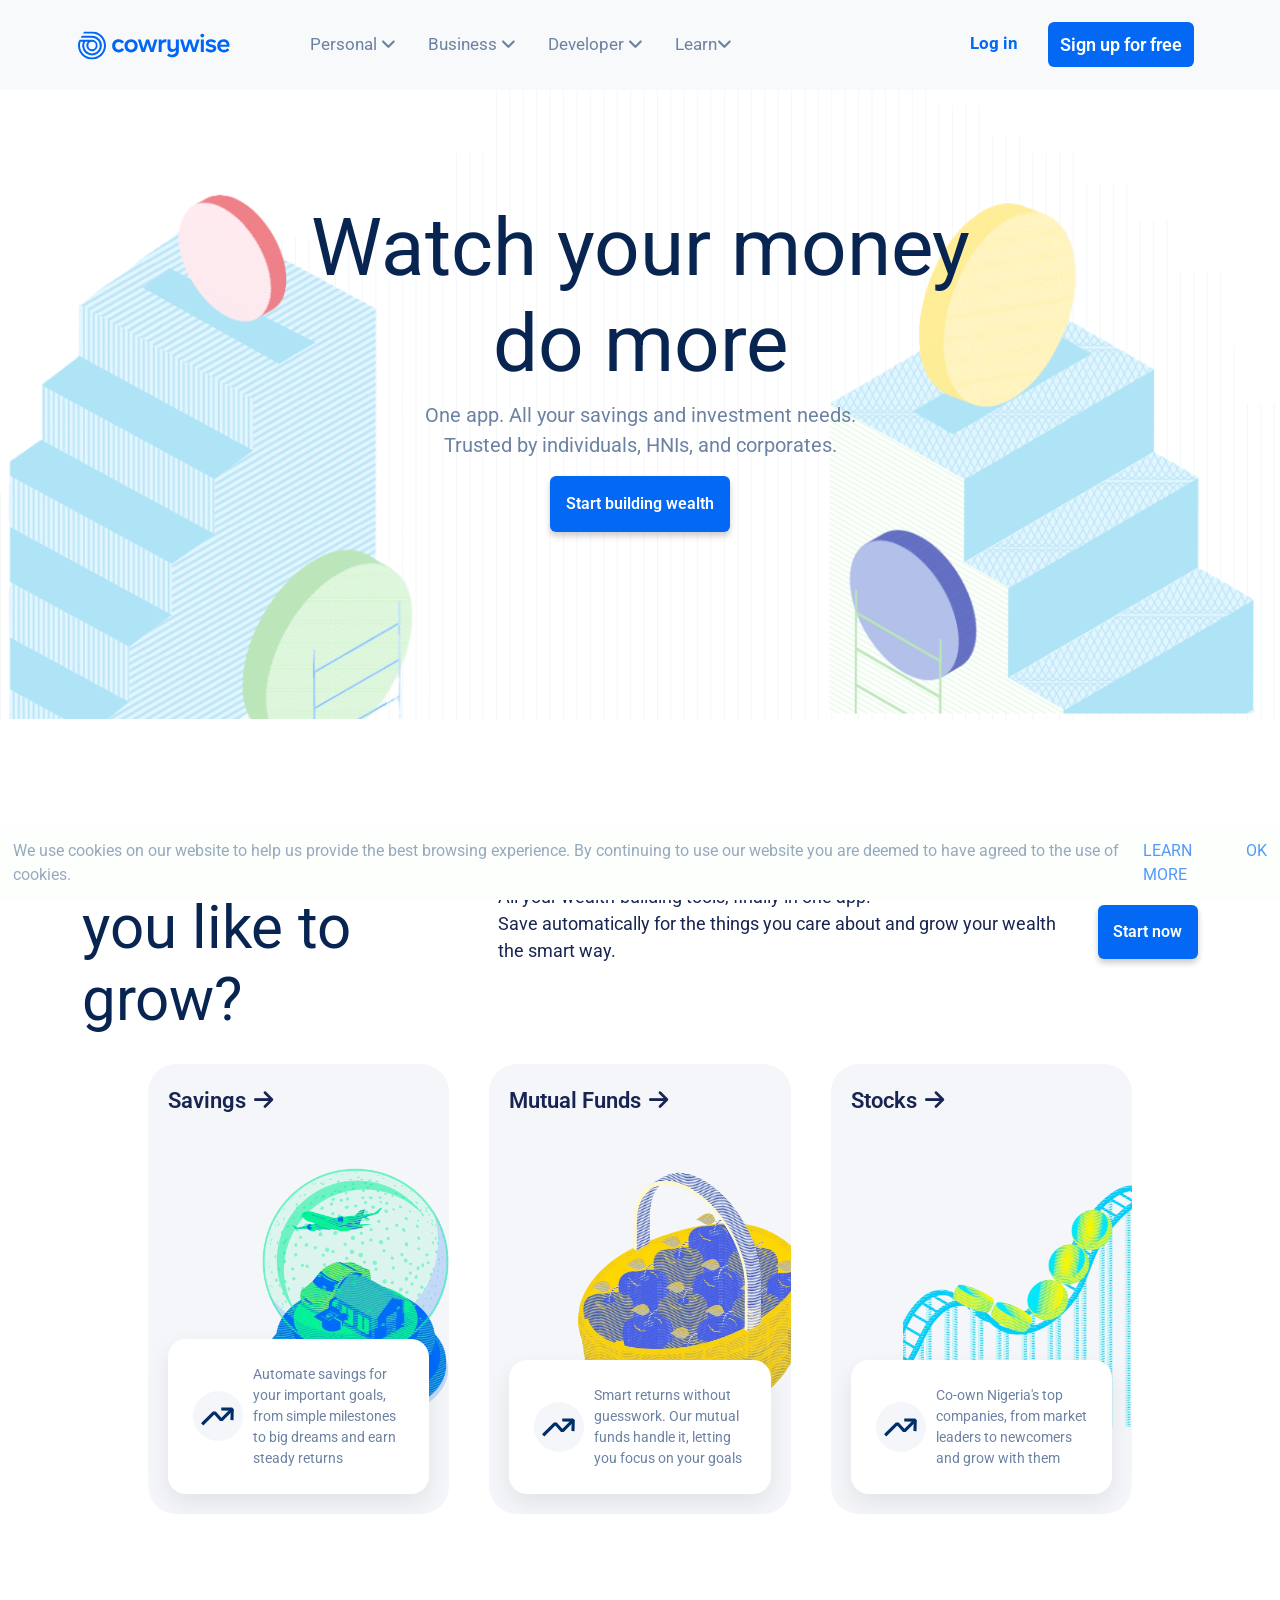
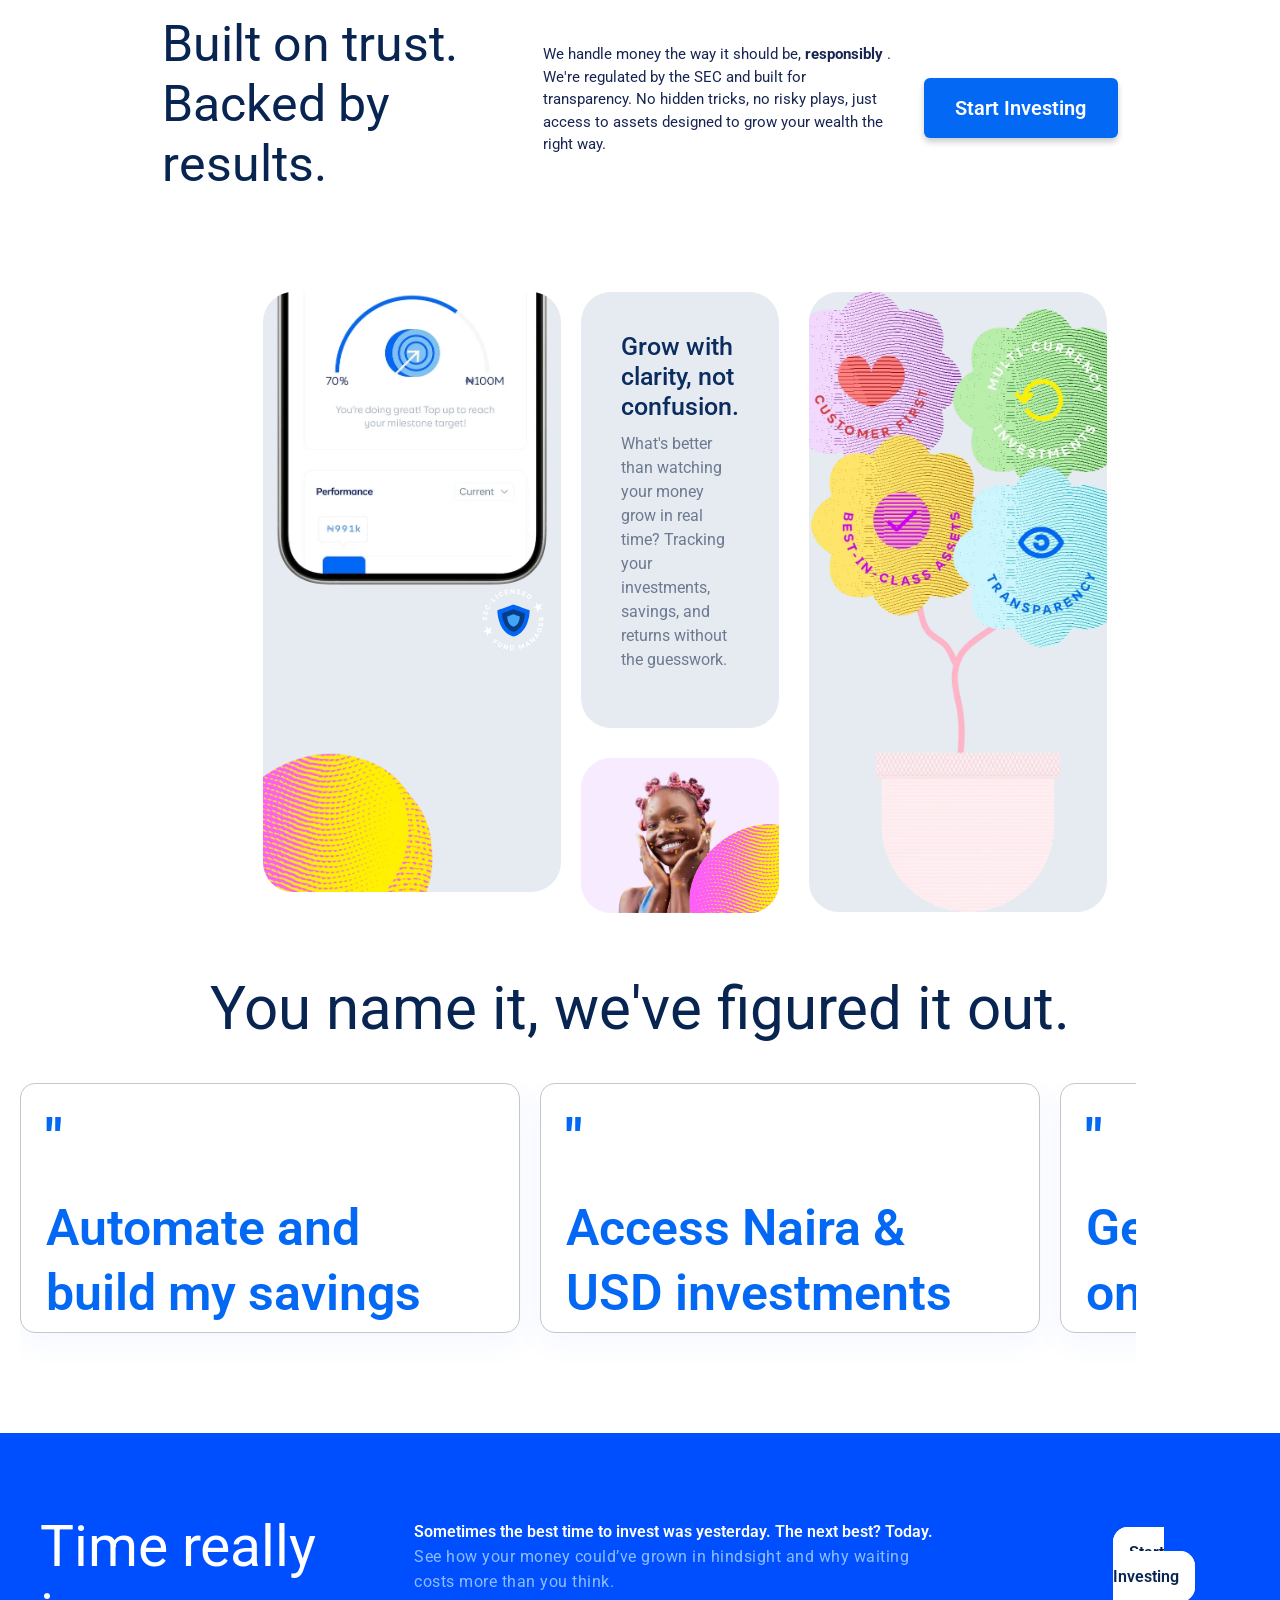
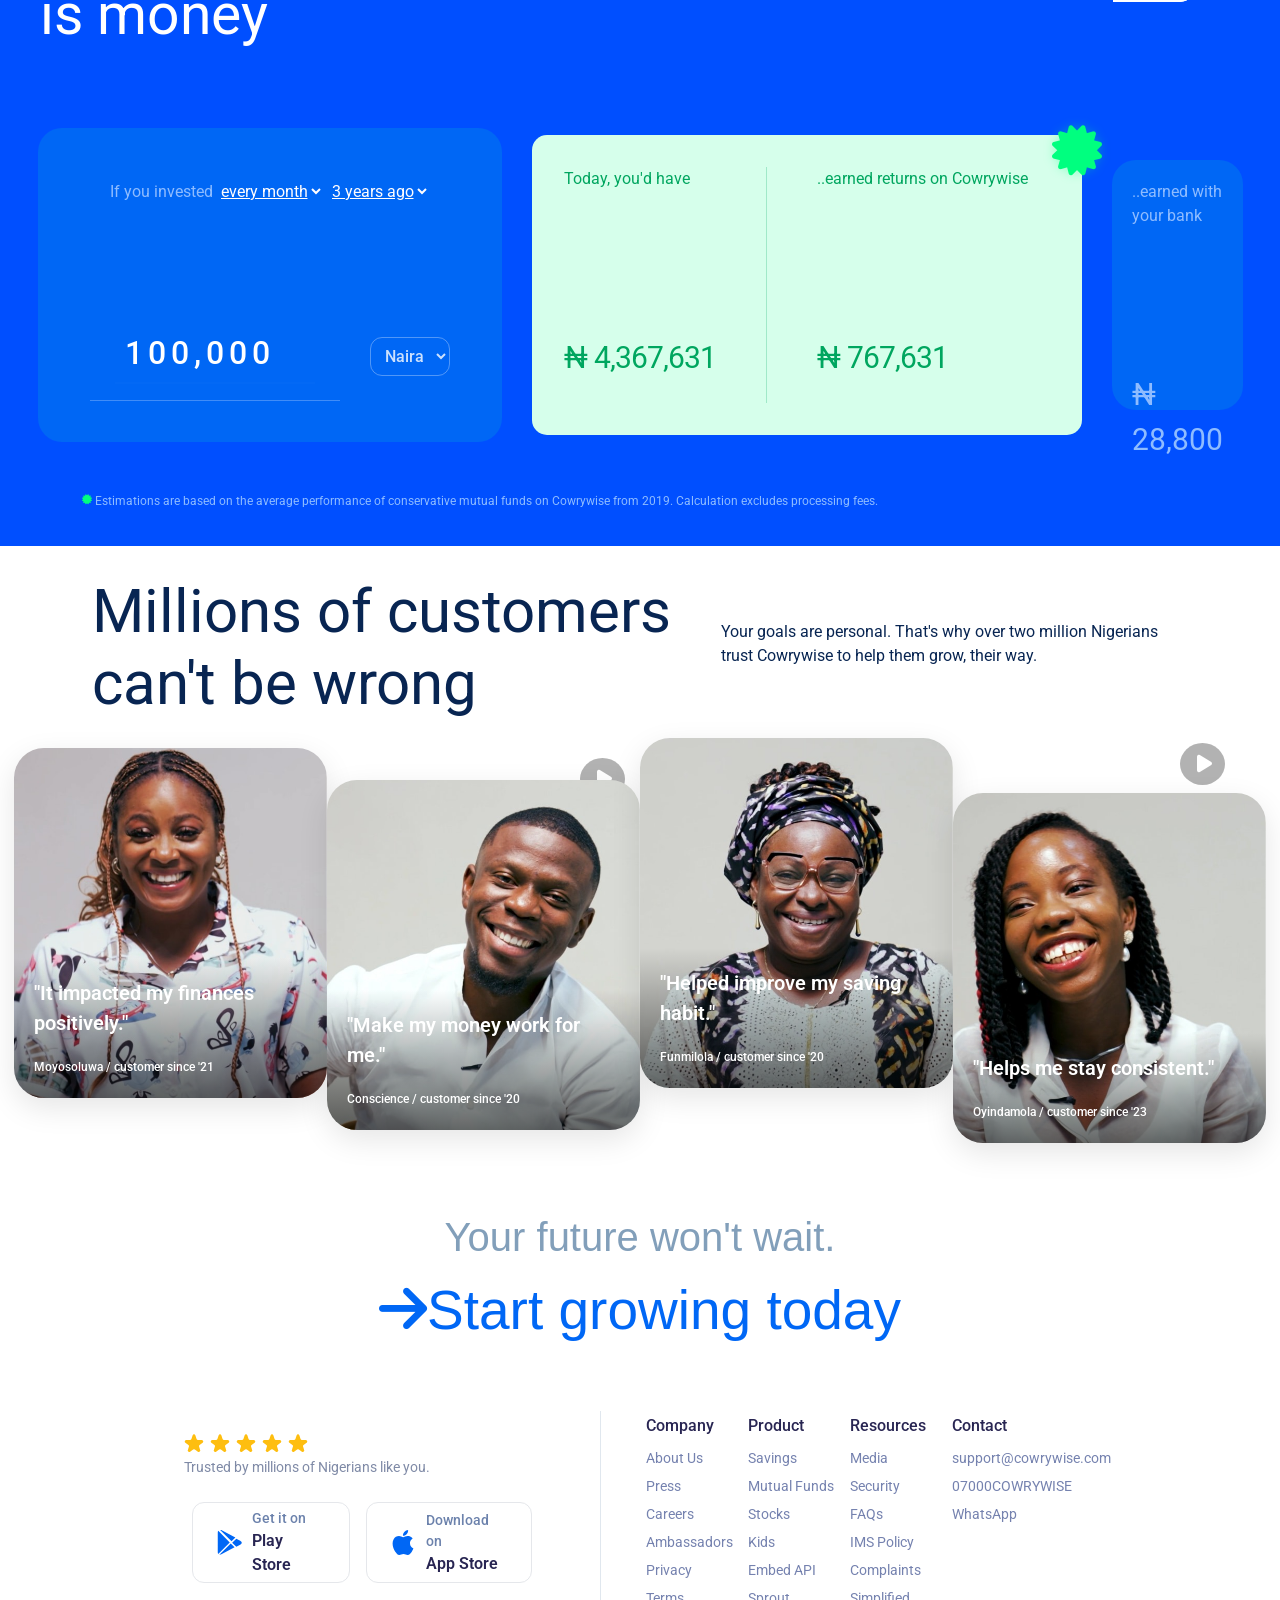
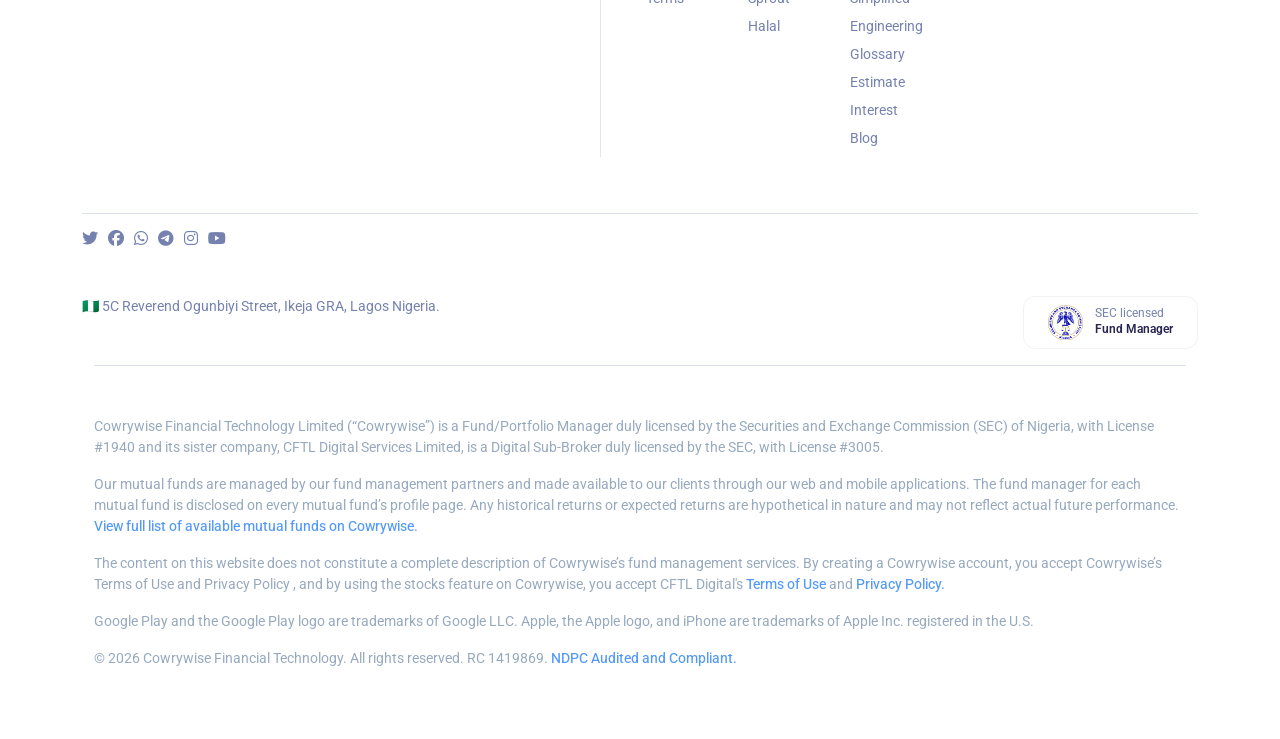
<file: index.html>
<!DOCTYPE html>
<html lang="en">

<head>
    <meta charset="UTF-8">
    <meta name="viewport" content="width=device-width, initial-scale=1.0">
    <title>Plan, Save and Invest Online | Get high returns | Cowrywise</title>
    <link rel="shortcut icon" href="IMAGES/Logo.png" type="image/x-icon">
    <link href="https://fonts.googleapis.com/css2?family=Roboto:ital,wght@0,100..900;1,100..900&display=swap"
        rel="stylesheet">
    <link href="https://fonts.googleapis.com/css2?family=Quicksand:wght@300..700&display=swap" rel="stylesheet">
    <link rel="stylesheet" href="https://cdnjs.cloudflare.com/ajax/libs/font-awesome/6.5.0/css/all.min.css">
    <link href="https://cdn.jsdelivr.net/npm/bootstrap@5.3.8/dist/css/bootstrap.min.css" rel="stylesheet"
        integrity="sha384-sRIl4kxILFvY47J16cr9ZwB07vP4J8+LH7qKQnuqkuIAvNWLzeN8tE5YBujZqJLB" crossorigin="anonymous">
    <script src="https://cdn.jsdelivr.net/npm/bootstrap@5.3.8/dist/js/bootstrap.bundle.min.js"
        integrity="sha384-FKyoEForCGlyvwx9Hj09JcYn3nv7wiPVlz7YYwJrWVcXK/BmnVDxM+D2scQbITxI"
        crossorigin="anonymous"></script>
    <link rel="stylesheet" href="style.css">
</head>

<body>
    <div class="head-header">
        <p>Join the wealthy generation. <a href="#">Click here ↗</a> </p>
    </div>

<nav class="navbar navbar-expand-lg bg-body-tertiary sticky-top">
        <div class="container gap-5 bg-light p-2">
            <a class="navbar-brand" href="#"><img src="IMAGES/original-logo.svg" alt=""></a>

            <button class="navbar-toggler shadow-none border-0" type="button" data-bs-toggle="collapse"
                data-bs-target="#navbarSupportedContent" aria-controls="navbarSupportedContent" aria-expanded="false"
                aria-label="Toggle navigation">
                <span class="navbar-toggler-icon"></span>
            </button>


            <div class="collapse navbar-collapse p-2" id="navbarSupportedContent">
                <ul class="navbar-nav me-auto mb-2 mb-lg-0 gap-3">
                    <li class="nav-item dropdown">
                        <a class="nav-link" href="#" role="button" data-bs-toggle="dropdown" aria-expanded="false">
                            Personal <i class="fa-solid fa-angle-down"></i>
                        </a>
                        <ul class="dropdown-menu" style="width: 600px;">
                            <div class="div" style="display: flex;">

                                <div>
                                    <li><a class="dropdown-item" href="#"><img src="IMAGES/navbar savings.svg" alt=""
                                                width="30px"> Savings</a>
                                        <p class="p-1">Save and earn amazing returns</p>
                                    </li>
                                    <li><a class="dropdown-item" href="#"><img src="IMAGES/mutual funds.svg" alt=""
                                                width="30px"> Mutual Funds</a>
                                        <p class="p-1">Grow your wealth without chasing charts</p>
                                    </li>
                                    <li><a class="dropdown-item" href="#"><img src="IMAGES/stocks.svg" alt=""
                                                width="30px">
                                            Stocks <button class="button-btn">New!</button></a>
                                        <p class="p-1">Own a slice of Nigeria's top companies</p>
                                    </li>

                                </div>
                                <div class="vr"></div>

                                <div>
                                    <li><a class="dropdown-item" href="#">Growth Tools</a>
                                        <p class="p">Estimate your interest</p>
                                        <p class="p">Know your risk appetite</p>
                                        <p class="p">Plan your child's education</p>
                                    </li>
                                </div>
                            </div>
                        </ul>
                    </li>
                    <li class="nav-item dropdown">
                        <a class="nav-link" href="#" role="button" data-bs-toggle="dropdown" aria-expanded="false">
                            Business <i class="fa-solid fa-angle-down"></i>
                        </a>
                        <ul class="dropdown-menu">
                            <li><a class="dropdown-item" href="#"><img src="IMAGES/sprout.svg" alt=""
                                        width="30px">Sprout</a>
                                <p class="p-1">Put your business idle cash to work</p>
                            </li>

                        </ul>
                    </li>
                    <li class="nav-item dropdown">
                        <a class="nav-link" href="#" role="button" data-bs-toggle="dropdown" aria-expanded="false">
                            Developer <i class="fa-solid fa-angle-down"></i>
                        </a>
                        <ul class="dropdown-menu" style="width: 600px;">
                            <div class="div" style="display: flex;">

                                <div>
                                    <li><a class="dropdown-item" href="#"><img src="IMAGES/embed.svg" alt=""
                                                width="30px">
                                            Embed</a>
                                        <p class="p-1">Offer investment services in your app</p>
                                    </li>
                                    <li><a class="dropdown-item" href="#"><img src="IMAGES/docs.svg" alt=""
                                                width="30px">
                                            Docs</a>
                                        <p class="p-1">Read how to integrate the Embed API</p>
                                    </li>
                                    <li>
                                </div>
                                <div class="vr"></div>
                    </li>
                    <div>
                        <li><a class="dropdown-item" href="#">Connect</a>
                            <p class="p">Join Embed on Slack</p>
                        </li>
                    </div>
            </div>
            </ul>
            </li>
            <li class="nav-item dropdown">
                <a class="nav-link" href="#" role="button" data-bs-toggle="dropdown" aria-expanded="false">
                    Learn<i class="fa-solid fa-angle-down"></i>
                </a>
                <ul class="dropdown-menu">
                    <li><a class="dropdown-item" href="#"><img src="IMAGES/glossary.svg" alt="" width="30px">
                            Glossary</a>
                        <p class="p-1">Learn from a curation of simple money terms</p>
                    </li>
                    <li><a class="dropdown-item" href="#"><img src="IMAGES/blog.svg" alt="" width="30px">
                            Blog</a>
                        <p class="p-1">Announcements, articles and stories</p>
                    </li>
                    <li><a class="dropdown-item" href="#"><img src="IMAGES/help center.svg" alt="" width="30px">
                            Help Center</a>
                        <p class="p-1">Everything you need to use Cowrywise</p>
                    </li>
                    <li>

                    </li>

                </ul>
            </li>
            </ul>
            <form class="d-flex" role="search">
                <div class="log-in-a"><a href="login.html">Log in</a></div>
                <div class="create"><a href="createaccount.html">Sign up for free</a></div>
            </form>
        </div>
    </nav>




    <section class="section-1">
        <div class="hero-section">
            <h1>Watch your money <br> do more</h1>
            <p>One app. All your savings and investment needs. <span>Trusted by individuals, HNIs, and
                    corporates.</span></p>
            <a href="createaccount.html">Start building wealth</a>
        </div>
        <div class="bg-2">
            <img src="IMAGES/bg-one.png" alt="" class="bg-two">
        </div>
        <div class="bg-1">
            <img src="IMAGES/bg-two.png" alt="" class="bg-one">
        </div>

    </section>

    <section class="section-2">
        <div class="container">
            <div class="grow">
                <h2>How would you like to grow?</h2>
                <p>All your wealth-building tools, finally in one app. <br> Save automatically for the things you care
                    about
                    and
                    grow your wealth the smart way.</p>
                <a href="#">Start now</a>
            </div>
        </div>

        <div class="cardcovers">
            <div class="cards">
                <div class="header">
                    <span>Savings</span>
                    <span class="arrow"><i class="fa-solid fa-arrow-right"></i></span>
                </div>
                <div class="visual-1">
                    <div class="circle"></div>
                    <img src="IMAGES/house-ball.webp" alt="Illustration">
                </div>
                <div class="floating">
                    <img src="./IMAGES/angle-up-animation.svg" alt="" srcset="">
                    Automate savings for your important goals, from simple milestones to big dreams and earn steady
                    returns
                </div>
            </div>

            <div class="cards">
                <div class="header">
                    <span>Mutual Funds</span>
                    <span class="arrow"><i class="fa-solid fa-arrow-right"></i></span>
                </div>
                <div class="visual-1">
                    <div class="circle"></div>
                    <img src="IMAGES/basket.webp" alt="Illustration">
                </div>
                <div class="floating">
                    <img src="./IMAGES/angle-up-animation.svg" alt="" srcset="">
                    Smart returns without guesswork. Our mutual funds handle it, letting you focus on your goals
                </div>
            </div>

            <div class="cards">
                <div class="header">
                    <span>Stocks</span>
                    <span class="arrow"><i class="fa-solid fa-arrow-right"></i></span>
                </div>
                <div class="visual-1">
                    <div class="circle"></div>
                    <img src="IMAGES/roller.webp" alt="Illustration">
                </div>
                <div class="floating">
                    <img src="./IMAGES/angle-up-animation.svg" alt="" srcset="">
                    Co-own Nigeria's top companies, from market leaders to newcomers and grow with them
                </div>
            </div>
        </div>
    </section>

    <div class="container">

        <section class="section-3">
            <div class="sub-section-3">
                <h2>Built on trust.
                    Backed by results.</h2>
                <p>We handle money the way it should be, <strong>responsibly</strong> . We're regulated by the SEC and
                    built for
                    transparency. No hidden tricks, no risky plays, just access to assets designed to grow your wealth
                    the right way.</p>
                <a href="#">Start Investing</a>
            </div>
        </section>


        <section class="section-4">
            <div class="section-4-container">
                <div class="section-4-layout">
                    <div class="cover-card section-4-left">
                        <div class="phone-wrapper">
                            <img src="IMAGES/Phone.webp" alt="phone-image" class="phone-img">
                            <img src="IMAGES/badgeshield.svg" alt="floating badge" class="floating-badge">
                        </div>
                        <img src="IMAGES/yellow coin.webp" alt="coin" class="left-rotate">
                    </div>

                    <div class="primary-middle">
                        <div class="cover-card primary top">
                            <div class="text">
                                <h2>Grow with clarity,
                                    not confusion.</h2>
                                <p>What's better than watching your money grow in real time? Tracking your investments,
                                    savings, and returns without the guesswork.</p>
                            </div>
                        </div>

                        <div class="cover-card primary bottom">
                            <img src="IMAGES/girl.webp" alt="primary-image" class="primary-img">
                            <img src="IMAGES/yellow coin.webp" alt="coin" class="round">
                        </div>
                    </div>

                    <div class="cover-card right">
                        <img src="IMAGES/flower.webp" alt="flower" class="primary-img">
                    </div>
                </div>
            </div>
        </section>
    </div>


    <section class="section-5">
        <h2 class="section-5-h3">You name it, we've figured it out.</h2>
        <div class="section-5-slide">
            <div class="slider-track">
                <div class="card">
                    <span class="quote">"</span>
                    <h3>Automate and <br>build my savings</h3>
                </div>

                <div class="card">
                    <span class="quote">"</span>
                    <h3>Access Naira &<br>USD investments</h3>
                </div>

                <div class="card">
                    <span class="quote">"</span>
                    <h3>Get better returns <br>on my money</h3>
                </div>

                <div class="card">
                    <span class="quote">"</span>
                    <h3>Invest my <br>business cash</h3>
                </div>

                <div class="card">
                    <span class="quote">"</span>
                    <h3>Automate and <br>build my savings</h3>
                </div>

                <div class="card">
                    <span class="quote">"</span>
                    <h3>Access Naira & <br>USD investments</h3>
                </div>

                <div class="card">
                    <span class="quote">"</span>
                    <h3>Invest in mutual <br>funds easily</h3>
                </div>

                <div class="card">
                    <span class="quote">"</span>
                    <h3>Invest in stocks</h3>
                </div>

                <div class="card">
                    <span class="quote">"</span>
                    <h3>Automate <br>and build my savings</h3>
                </div>
            </div>
        </div>
    </section>

    <section class="section-6">
        <div class="sub-section-6">
            <h2>Time really is money</h2>

            <div class="time">
                <strong>Sometimes the best time to invest was yesterday. The next best? Today.</strong>
                <p>See how your money could’ve grown in hindsight and why waiting costs more than you think.</p>
            </div>

            <div class="time-1">
                <a href="#">Start Investing</a></a>
            </div>
        </div>

        <div class="section-6-cover">
            <div class="branch">
                <div class="branch-1">
                    <span>
                        If you invested
                        <select>
                            <option value="">every month</option>
                        </select>

                        <select>
                            <option value="">3 years ago</option>
                        </select>
                    </span><br><br><br><br><br><br>

                    <div class="background-1">
                        <div class="branch-2">
                            <input type="text" placeholder="100,000">
                            <hr style="color: white;">
                        </div>

                        <div class="background-2">
                            <select>
                                <option value="">Naira</option>
                            </select>
                        </div>
                    </div>
                </div>
            </div>


            <div class="today">
                <div class="today-cover">
                    <div class="starburst"><i class="fa-solid fa-certificate"></i></div>
                    <div>
                        <p>Today, you'd have
                            <br><br><br><br><br><br><br>
                            <span class="currency">₦</span>
                            <span class="number"> 4,367,631</span>
                        </p>
                    </div>

                    <div class="vr" style="color: #00a65f;"></div>

                    <div>
                        <p>..earned returns on Cowrywise
                            <br><br><br><br><br><br><br>
                            <span class="currency">₦</span>
                            <span class="number"> 767,631</span>
                        </p>
                    </div>
                </div>
            </div>


            <div class="earned">
                <span>..earned with your bank</span><br><br><br><br><br><br><br>
                <p>₦ 28,800</p>
            </div>
        </div>
        <div class="container" style="display: flex; gap: 3px;">
            <div class="star"><i class="fa-solid fa-certificate"></i></div>
            <div class="section-6-p">
                <p>Estimations are based on the average performance of conservative mutual funds on
                    Cowrywise from 2019. Calculation excludes processing fees.</p>
            </div>
        </div>
    </section>


    <section class="section-7">
        <div class="container">
            <div class="section-7-video">
                <h2>Millions of customers can't be wrong</h2>
                <div class="video-1">
                    <p>Your goals are personal. That's why over two million Nigerians trust Cowrywise to help them grow,
                        their way.</p>
                </div>
            </div>
        </div>

        <div class="testimoy-section">
            <div class="testimony-1">
                <div class="sub-testimony" style="margin-bottom: 65px;">
                    <img src="IMAGES/woman-2.jpg" alt="">
                    <div class="overlay">
                        <p>"It impacted my finances positively."</p>
                        <span>Moyosoluwa / customer since '21</span>
                    </div>
                </div>

                <i class="fa-solid fa-play"></i>

                <div class="sub-testimony">
                    <img src="IMAGES/man-1.jpg" alt="">
                    <div class="overlay">
                        <p>"Make my money work for me."</p>
                        <span>Conscience / customer since '20</span>
                    </div>
                </div>

                <i class="fa-solid fa-play" id="first-play"></i>

                <div class="sub-testimony" style="margin-bottom: 85px;">
                    <img src="IMAGES/m-woman.jpg" alt="">
                    <div class="overlay">
                        <p>"Helped improve my saving habit."</p>
                        <span>Funmilola / customer since '20 </span>
                    </div>
                </div>

                <i class="fa-solid fa-play" id="second-play"></i>

                <div class="sub-testimony" style="margin-top: 25px;">
                    <img src="IMAGES/woman-1.jpg" alt="">
                    <div class="overlay">
                        <p>"Helps me stay consistent."</p>
                        <span>Oyindamola / customer since '23</span>
                    </div>
                </div>

                <i class="fa-solid fa-play" id="third-play"></i>
            </div>
        </div>
    </section>

    <section class="section-8">
        <div class="section-8-cover">
            <div class="sub-section-8">
                <h3>Your future won't wait.</h3>
                <a href=""><i class="fa-solid fa-arrow-right"></i>Start growing today</a>
            </div>
        </div>

        <div class="section-8-contact">
            <div class="sub-section-8-contact">
                <div class="contact-1">
                    <img src="IMAGES/star.svg" alt="">
                    <p>Trusted by millions of Nigerians like you.</p>

                    <div class="store-container">
                        <a href="#" class="store-button">
                            <div class="icon">
                                <img src="IMAGES/playstore.svg" alt="Play Store">
                            </div>
                            <div class="text-container">
                                <span class="subtext">Get it on</span>
                                <span class="brand">Play Store</span>
                            </div>
                        </a>

                        <a href="#" class="store-button">
                            <div class="icon">
                                <img src="IMAGES/iphone.svg" alt="App Store">
                            </div>
                            <div class="text-container">
                                <span class="subtext">Download on</span>
                                <span class="brand">App Store</span>
                            </div>
                        </a>
                    </div>
                </div>

                <div class="vr"></div>

                <div class="contact-3">
                    <div class="contact-4">
                        <h6>Company</h6>
                        <a href=""> About Us</a>
                        <a href="">Press</a>
                        <a href="">Careers</a>
                        <a href="">Ambassadors</a>
                        <a href="">Privacy</a>
                        <a href="">Terms</a>
                    </div>


                    <div class="contact-4">
                        <h6>Product</h6>
                        <a href=""> Savings</a>
                        <a href="">Mutual Funds</a>
                        <a href="">Stocks</a>
                        <a href="">Kids</a>
                        <a href="">Embed API</a>
                        <a href="">Sprout</a>
                        <a href="">Halal</a>
                    </div>


                    <div class="contact-4">
                        <h6>Resources</h6>
                        <a href="">Media</a>
                        <a href="">Security</a>
                        <a href="">FAQs</a>
                        <a href="">IMS Policy</a>
                        <a href="">Complaints</a>
                        <a href="">Simplified</a>
                        <a href="">Engineering</a>
                        <a href="">Glossary</a>
                        <a href="">Estimate Interest</a>
                        <a href="">Blog</a>
                    </div>




                    <div class="contact-4">
                        <h6>Contact</h6>
                        <a href="">support@cowrywise.com</a>
                        <a href="">07000COWRYWISE</a>
                        <a href="">WhatsApp</a>
                    </div>
                </div>
            </div>
        </div>
    </section>

    <div class="container">
        <hr style="color: #7582af;">


        <section class="section-9">
            <div class="footer">
                <div class="socials">
                    <i class="fa-brands fa-twitter"></i>
                    <i class="fa-brands fa-facebook"></i>
                    <i class="fa-brands fa-whatsapp"></i>
                    <i class="fa-brands fa-telegram"></i>
                    <i class="fa-brands fa-instagram"></i>
                    <i class="fa-brands fa-youtube"></i>
                </div>

                <div class="sub-footer-1">
                    <p>🇳🇬 5C Reverend Ogunbiyi Street, Ikeja GRA, Lagos Nigeria.</p>
                    <div class="badge-container">
                        <div class="badge-icon">
                            <img src="IMAGES/security.png" alt="SEC Logo">
                        </div>
                        <div class="badge-text">
                            <p class="status" style="color: #7582af; font-size: 12px; font-weight: 400; margin: 0;">SEC
                                licensed</p>
                            <p class="title" style="color: #282552; font-size: 12px; font-weight: 600; margin: 0;">Fund
                                Manager</p>
                        </div>
                    </div>
                </div>
            </div>

            <div class="container">
                <hr style="color: #7582af;">


                <div class="footer-1">
                    <p>Cowrywise Financial Technology Limited (“Cowrywise”) is a Fund/Portfolio Manager duly licensed by
                        the
                        Securities and Exchange Commission (SEC) of Nigeria, with License #1940 and its sister company,
                        CFTL
                        Digital Services Limited, is a Digital Sub-Broker duly licensed by the SEC, with License #3005.
                    </p>

                    <p>Our mutual funds are managed by our fund management partners and made available to our clients
                        through our web and mobile applications. The fund manager for each mutual fund is disclosed on
                        every
                        mutual fund’s profile page. Any historical returns or expected returns are hypothetical in
                        nature
                        and may not reflect actual future performance. <a href="#">View full list of available mutual
                            funds
                            on Cowrywise.</a></p>
                    <p>The content on this website does not constitute a complete description of Cowrywise’s fund
                        management
                        services. By creating a Cowrywise account, you accept Cowrywise’s Terms of Use and Privacy
                        Policy ,
                        and by using the stocks feature on Cowrywise, you accept CFTL Digital's <a href="#">Terms of
                            Use</a>
                        and <a href="#">Privacy Policy.</a></p>
                    <p>Google Play and the Google Play logo are trademarks of Google LLC. Apple, the Apple logo, and
                        iPhone
                        are trademarks of Apple Inc. registered in the U.S.</p>
                    <p>© 2026 Cowrywise Financial Technology. All rights reserved. RC 1419869. <a href="#">NDPC Audited
                            and
                            Compliant.</a></p>
                </div>
            </div>

            <div class="last-footer">
                <span>We use cookies on our website to help us provide the best browsing experience. By continuing to
                    use
                    our website you are deemed to have agreed to the use of cookies.</span>

                <div class="learn">
                    <a href="#">LEARN MORE</a><span><a href="#">OK</a></span>
                </div>

            </div>
        </section>
        <script src="https://cdn.jsdelivr.net/npm/bootstrap@5.3.8/dist/js/bootstrap.bundle.min.js"
            integrity="sha384-FKyoEForCGlyvwx9Hj09JcYn3nv7wiPVlz7YYwJrWVcXK/BmnVDxM+D2scQbITxI"
            crossorigin="anonymous"></script>

</body>
<script src="script.js"></script>

</html>
</file>
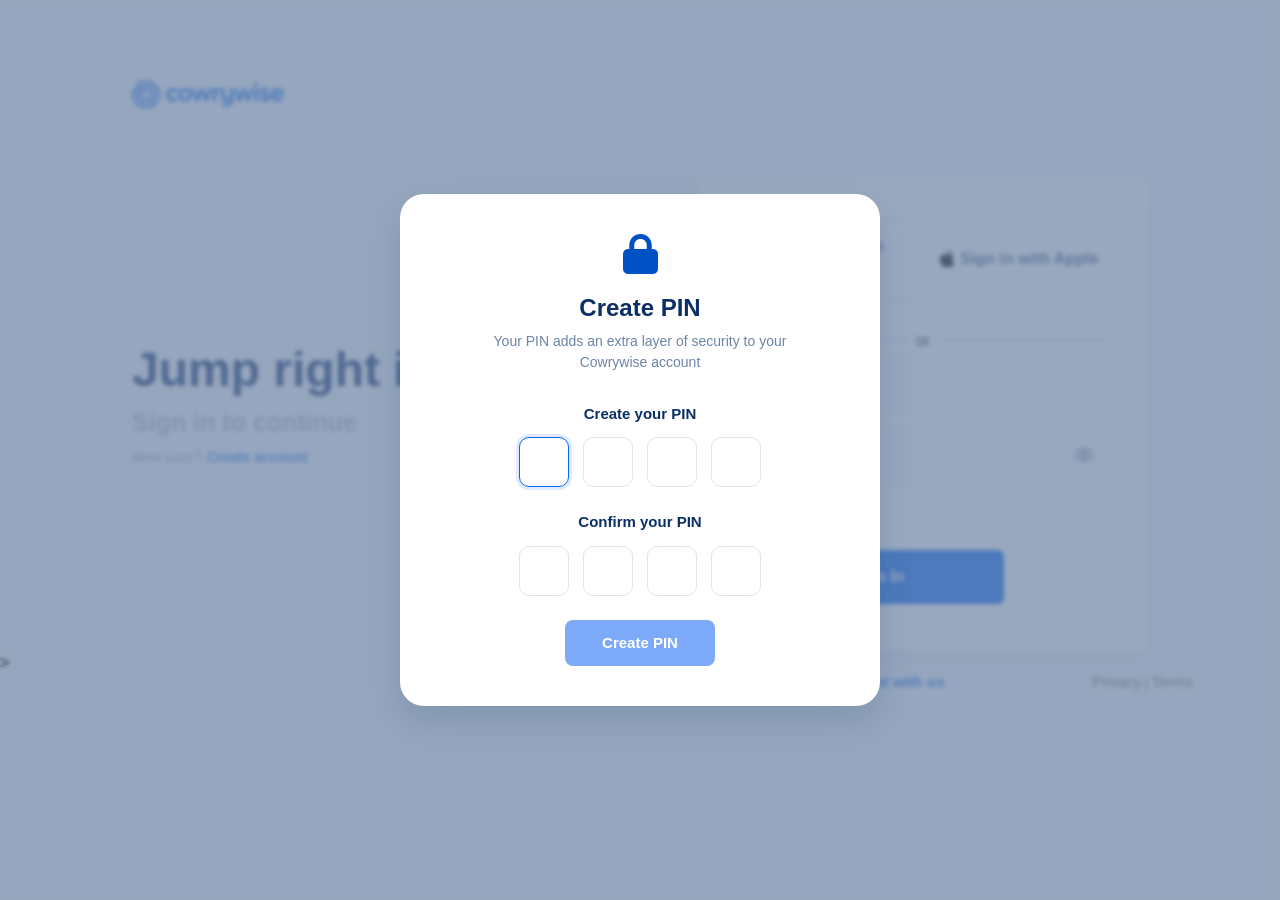
<file: pin.html>
<!DOCTYPE html>
<html lang="en">

<head>
    <meta charset="UTF-8">
    <meta name="viewport" content="width=device-width, initial-scale=1.0">
    <title>My Cowrywise | Create PIN</title>
    <link rel="shortcut icon" href="IMAGES/Logo.png" type="image/x-icon">
    <link rel="stylesheet" href="https://cdnjs.cloudflare.com/ajax/libs/font-awesome/6.5.0/css/all.min.css">
    <link href="https://cdn.jsdelivr.net/npm/bootstrap@5.3.8/dist/css/bootstrap.min.css" rel="stylesheet"
        integrity="sha384-sRIl4kxILFvY47J16cr9ZwB07vP4J8+LH7qKQnuqkuIAvNWLzeN8tE5YBujZqJLB" crossorigin="anonymous">
    <script src="https://cdn.jsdelivr.net/npm/bootstrap@5.3.8/dist/js/bootstrap.bundle.min.js"
        integrity="sha384-FKyoEForCGlyvwx9Hj09JcYn3nv7wiPVlz7YYwJrWVcXK/BmnVDxM+D2scQbITxI"
        crossorigin="anonymous"></script>
        <link rel="stylesheet" href="pin.css">
</head>

<body>
    <div class="container backdrop-container">
        <div class="image">
            <a href="#"><img src="IMAGES/original-logo.svg" alt=""></a>
        </div>

        <div class="cards">
            <div class="card-1">
                <h3>Jump right in</h3>
                <h5>Sign in to continue</h5>
                <span>New user? <a href="#">Create account</a></span>
            </div>

            <div class="card-2">
                <div class="social">
                    <button disabled><img src="IMAGES/google.svg" alt=""> Sign in with Google</button>
                    <button style="gap: 5px;" disabled><img src="IMAGES/apple.svg" alt=""> Sign in with Apple</button>
                </div>

                <div class="divider">
                    <hr>
                    <span>or</span>
                    <hr>
                </div>

                <form>
                    <div class="input">
                        <input type="email" placeholder="Email Address" disabled id="yourEmail" tabindex="-1">
                    </div>
                    <div class="input">
                        <input type="password" placeholder="Password" disabled id="yourPassword" tabindex="-1">
                        <span><i class="fa-regular fa-eye"></i></span>
                    </div>
                    <div class="password">
                        <a href="#">Forgot password?</a>
                    </div>

                    <div class="btn">
                        <button id="btn" type="button" disabled tabindex="-1">Sign In</button>
                    </div>
                </form>
            </div>

        </div>
        <div class="footer-links">
            <span>Trouble signing in? <a href="#">Chat with us</a></span>
            <div class="privacy">
                <a href="#">Privacy</a> | <a href="#">Terms</a>
            </div>
        </div>
    </div>
    <div class="pin-overlay">
        <div class="pin-modal-card">
            <div class="lock-icon-container">
<i class="fa-solid fa-lock" style="font-size: 40px; color: #0052c4;"></i>
            </div>
            <h4 class="pin-title">Create PIN</h4>
            <p class="pin-subtitle">Your PIN adds an extra layer of security to your Cowrywise account</p>

            <form id="pinForm" onsubmit="handlePinSubmit(event)">
                <div class="pin-section">
                    <label class="pin-label">Create your PIN</label>
                    <div class="pin-inputs-container" id="createPinContainer">
                        <input type="password" maxlength="1" inputmode="numeric" pattern="[0-9]*" class="pin-input create-pin-field" required autocomplete="off">
                        <input type="password" maxlength="1" inputmode="numeric" pattern="[0-9]*" class="pin-input create-pin-field" required autocomplete="off">
                        <input type="password" maxlength="1" inputmode="numeric" pattern="[0-9]*" class="pin-input create-pin-field" required autocomplete="off">
                        <input type="password" maxlength="1" inputmode="numeric" pattern="[0-9]*" class="pin-input create-pin-field" required autocomplete="off">
                    </div>
                </div>
                <div class="pin-section">
                    <label class="pin-label">Confirm your PIN</label>
                    <div class="pin-inputs-container" id="confirmPinContainer">
                        <input type="password" maxlength="1" inputmode="numeric" pattern="[0-9]*" class="pin-input confirm-pin-field" required autocomplete="off">
                        <input type="password" maxlength="1" inputmode="numeric" pattern="[0-9]*" class="pin-input confirm-pin-field" required autocomplete="off">
                        <input type="password" maxlength="1" inputmode="numeric" pattern="[0-9]*" class="pin-input confirm-pin-field" required autocomplete="off">
                        <input type="password" maxlength="1" inputmode="numeric" pattern="[0-9]*" class="pin-input confirm-pin-field" required autocomplete="off">
                    </div>
                </div>
                <div class="pin-btn-container">
                    <button type="submit" id="createPinBtn" class="pin-submit-btn" disabled>Create PIN</button>
                </div>
            </form>
        </div>
    </div>>
    <script src="script.js"></script>

    <script src="pin.js"></script>
</body>

</html>
</file>
<file: style.css>
* {
    margin: 0;
    padding: 0;
    box-sizing: border-box;
}

body {
    background-color: white;
    font-family: "Roboto", sans-serif;
}

.head-header {
    background-color: #fce0c0;
    justify-content: center;
    overflow: hidden;
    animation: scrollAway 0.5s ease-in-out 3s forwards;
}
.head-header p{
text-align: center;
margin-top: 5px;

}

@keyframes scrollAway {
    to {
        max-height: 0;
        opacity: 0;
        margin: 0;
        padding: 0;
    }
}


/* navbar */
.navbar-nav .nav-link {
    color: #6c82a3;
    font-size: 17px;
    font-weight: 400;
}

.navbar-nav .nav-link:hover {
    color: black;
}

.dropdown-menu {
    border: none;
    box-shadow: 0px 0px 10px rgba(0, 0, 0, 0.1);
    padding: 30px 40px;
}

.p-1 {
    width: 300px;
    text-align: center;
    color: #6c82a3;
    font-size: 15px;
    font-weight: 400;
}

.p-1:hover {
    color: #5ac8fa;
    cursor: pointer;
}

.button-btn {
    background-color: #5ac8fa;
    border: none;
    padding: 2px 10px;
    margin: 2px;
    border-radius: 10px;
    color: white;
    font-size: 12px;
    font-weight: 400;
}

.dropdown-item {
    color: black;
    font-size: 16px;
    font-weight: 600;
    opacity: 0.8;
    cursor: pointer;
}

.dropdown-item:hover {
    color: #5ac8fa;
}

.p {
    text-align: justify;
    margin-left: 15px;
    font-size: 15px;
    color: #6c82a3;
    font-weight: 400;
}

.p:hover {
    color: #5ac8fa;
    cursor: pointer;
}

#menu-1 {
    display: flex;
}

.log-in-a a {
    text-decoration: none;
    color: #0369f5;
    font-weight: 700;
    font-size: 17px;
}

.create a {
    background-color: #0369f5;
    color: white;
    border: none;
    font-weight: 600;
    font-size: 18px;
    border-radius: 6px;
    padding: 12px;
    text-decoration: none;
}

.d-flex {
    gap: 30px;
}

/* section-1 */
.section-1 {
    width: 100%;
    height: 70vh;
    padding: 20px;
    background: url(IMAGES/bg-lines.svg);
    background-repeat: no-repeat;
    background-position: center;
    background-size: cover;
    position: relative;
    overflow: hidden;
}

.section-1 img {
    height: 60vh;
    position: absolute;
    bottom: 0;
}

.bg-one {
    left: 0;
}

.bg-two {
    right: 0;
}

.bg-three {
    left: 0;
    max-width: 100px;
    width: 100%;
    height: 40vh;
}

.bg-four {
    right: 0;
}

.hero-section {
    width: 100%;
    padding: 20px;
    margin-top: 70px;
    display: flex;
    flex-direction: column;
    justify-content: center;
    align-items: center;
    position: relative;
    z-index: 2;
}

@keyframes scrollOut {
    from {
        opacity: 0;
        transform: translateY(40px);
    }

    to {
        opacity: 1;
        transform: translateY(0);
    }
}

.hero-section h1 {
    color: #082552;
    font-size: 80px;
    font-weight: 400;
    text-align: center;
    width: 100%;
    animation: scrollOut 0.8s ease-out both;
}

.hero-section p {
    color: #6c82a3;
    font-size: 20px;
    font-weight: 400;
    text-align: center;
    width: 450px;
    animation: scrollOut 0.8s ease-out 0.2s both;
}

.hero-section a {
    text-decoration: none;
    color: white;
    border: none;
    border-radius: 6px;
    background-color: #0369f5;
    padding: 16px;
    font-size: 16px;
    font-weight: 600;
    box-shadow: 0 4px 6px rgba(0, 0, 0, 0.2);
    cursor: pointer;
}

.section-2 {
    width: 100%;
    margin-top: 100px;
    justify-content: center;
    align-items: center;
}

.grow {
    display: flex;
    justify-content: space-around;
    align-items: center;
    gap: 30px;
}

.grow h2 {
    font-size: 60px;
    font-weight: 400;
    color: #082552;
}

.grow p {
    font-size: 18px;
    font-weight: 400;
    width: 100%;
    color: #182552;
}

.grow a {
    text-decoration: none;
    color: white;
    border: none;
    border-radius: 6px;
    background-color: #0369f5;
    padding: 15px;
    font-size: 16px;
    width: 15%;
    text-align: center;
    font-weight: 600;
    box-shadow: 0 4px 6px rgba(0, 0, 0, 0.2);
    cursor: pointer;
}

.cardcovers {
    width: 80%;
    display: flex;
    padding: 20px;
    margin: auto;
    justify-content: center;
    align-items: center;
    gap: 40px;
}

.cards {
    width: 400px;
    height: 450px;
    background-color: #f5f6fa;
    border-radius: 28px;
    border: none;
    padding: 20px;
    position: relative;
    overflow: hidden;
}

.header {
    font-size: 22px;
    font-weight: 600;
    display: flex;
    align-items: center;
    gap: 8px;
    color: #182552;
}

.visual-1 {
    position: relative;
    width: 100%;
    height: 300px;
    margin-top: 10px;
}

.visual-1 img {
    position: absolute;
    width: 100%;
    bottom: 0;
    left: 20%;
    object-fit: contain;
}

.floating {
    position: absolute;
    bottom: 20px;
    left: 20px;
    right: 20px;
    background-color: white;
    padding: 25px;
    border-radius: 18px;
    font-size: 14px;
    color: #6c82a3;
    line-height: 1.5;
    box-shadow: 0 10px 25px rgba(0, 0, 0, 0.08);
    display: flex;
    align-items: center;
    gap: 10px;
}

.floating img {
    width: 50px;
    height: 50px;
    background-color: #f5f6fa;
    border-radius: 50%;

    animation: floatUp 3s ease-in-out infinite;
}

@keyframes floatUp {
    0% {
        transform: translateY(0);
    }

    50% {
        transform: translateY(-8px);
    }

    100% {
        transform: translateY(0);

    }
}

.section-3 {
    width: 100%;
    padding: 80px;
    justify-content: space-between;
    align-items: center;
}

.sub-section-3 {
    width: 100%;
    display: flex;
    justify-content: center;
    align-items: center;
    gap: 30px;
}

.sub-section-3 h2 {
    font-size: 50px;
    font-weight: 400;
    width: 100%;
    color: #082552;
}

.sub-section-3 p {
    font-size: 15px;
    font-weight: 400;
    color: #182552;
    width: 100%;
}

.sub-section-3 a {
    text-decoration: none;
    color: white;
    border: none;
    border-radius: 6px;
    background-color: #0369f5;
    padding: 15px;
    font-size: 20px;
    width: 50%;
    text-align: center;
    font-weight: 600;
    box-shadow: 0 4px 6px rgba(0, 0, 0, 0.2);
    cursor: pointer;
}

.section-4 {
    padding: 10px 20px;
    position: relative;
    overflow: visible;
}

.section-4-container {
    width: 70%;
    margin: auto;
}

.section-4-layout {
    display: flex;
    gap: 20px;
    align-items: stretch;
}

.cover-card {
    background-color: #e6ebf2;
    border-radius: 30px;
    position: relative;
    overflow: hidden;
}

.section-4-left {
    width: 320px;
    height: 600px;
    overflow: hidden;
}

.phone-wrapper {
    position: absolute;
    inset: 0;
    display: flex;
    justify-content: center;
    align-items: flex-start;
}

.phone-img {
    position: absolute;
    top: -280px;
    left: 50%;
    transform: translateX(-50%);
    width: 100%;
    height: auto;
    object-fit: contain;
}

.floating-badge {
    position: absolute;
    bottom: 230px;
    right: 5px;
    width: 85px;
    animation: float 3s ease-in-out infinite;
}

.left-rotate {
    position: absolute;
    bottom: -80px;
    left: -50px;
    width: 220px;
    animation: spin 12s linear infinite;
}

.primary-middle {
    flex: 1;
    display: flex;
    flex-direction: column;
    gap: 30px;
}

.primary-top {
    height: 295px;
}

.primary-bottom {
    height: 295px !important;
}

.text {
    padding: 40px;
}

.text h2 {
    font-size: 25px;
    margin: 0;
    color: #0b2c5f;
}

.text p {
    margin-top: 10px;
    width: 100%;
    color: #6c7a90;
}

.primary-img {
    width: 100%;
    height: 100%;
    object-fit: cover;
}

.round {
    position: absolute;
    bottom: -60px;
    right: -60px;
    width: 150px;
    animation: spin 12s linear infinite;
}

.right {
    width: 320px;
    margin-left: -80px;
    height: 620px;
    transform: translateX(90px);
}

@keyframes spin {
    from {
        transform: rotate(0deg);
    }

    to {
        transform: rotate(360deg);
    }
}


@keyframes float {

    0%,
    100% {
        transform: translateY(0);
    }

    50% {
        transform: translateY(-10px);
    }
}

@media (max-width: 1000px) {
    .primary-layout {
        flex-direction: column;
    }

    .section-4-left,
    .primary-right {
        width: 100%;
        height: 400px;
    }

    .primary-right {
        transform: none;
        margin-top: 0;
    }
}


.section-5 {
    width: 100%;
    padding: 20px;
}

.section-5-h3 {
    width: 100%;
    padding: 30px;
    text-align: center;
    font-size: 60px;
    font-weight: 400;
    color: #082552;
}

.section-5-slide {
    overflow: hidden;
    width: 90%;

}

.slider-track {
    display: flex;
    gap: 20px;
    width: calc(300px * 6);
    animation: scroll 15s linear infinite;
}

.card {
    min-width: 500px !important;
    height: 250px;
    background-color: white;
    border-radius: 15px;
    padding: 25px;
    box-shadow: 0 10px 30px rgba(0, 102, 255, 0.05);
    border: 1px solid #c4c6c9;
    display: flex;
    flex-direction: column;
    justify-content: center;
    margin-bottom: 80px;
}

.quote {
    color: #0369f5;
    font-size: 50px;
    font-weight: 900;
    margin-top: 40px;
}

.card h3 {
    width: 100% !important;
    color: #0369f5;
    font-size: 50px;
    font-weight: 600;
    line-height: 1.3;
    margin-top: 20px;
    margin-bottom: 30px;
}

@keyframes scroll {
    0% {
        transform: translateX(0);
    }

    100% {
        transform: translateX(-50%);
    }
}

.section-6 {
    width: 100%;
    padding: 20px;
    background-color: #004fff;
}

.sub-section-6 {
    width: 100%;
    padding: 20px;
    margin: auto;
    display: flex;
    justify-content: center;
    align-items: center;
    gap: 50px;
}

.sub-section-6 h2 {
    width: 350px;
    color: white;
    margin-top: 40px;
    font-size: 57px;
    font-weight: 400;
}

.time strong {
    color: white;
    font-size: 16px;
    margin-top: 40px;
    font-weight: 600;
}

.time p {
    color: #8ebcff;
    font-size: 16px;
    font-weight: 400;
    width: 80%;
    letter-spacing: 0.5px;
    line-height: 25px;
}

.time-1 a {
    width: 20%;
    padding: 15px;
    text-decoration: none;
    font-weight: 600;
    border-radius: 15px;
    margin-top: 20px;
    color: #082552;
    background-color: white;
    border: 1px solid white
}

.section-6-cover {
    width: 100%;
    padding: 50px;
    justify-content: center;
    align-items: center;
    display: flex;
    gap: 30px;
}

.branch {
    background-color: #0067f5;
    border-radius: 24px;
    padding: 32px;
    color: white;
    display: flex;
    flex-direction: column;
    justify-content: space-between;
    min-height: 250px;
}

.branch-1 {
    width: 400px;
    padding: 20px;
    height: 250px;
    border-radius: 20px;
    text-align: center;
}

.branch-1 span {
    color: #8ebcff;
    font-size: 16px;
    font-weight: 400;
}

.branch-1 span select {
    color: #fffdfe;
    background-color: transparent;
    border-top: none;
    border-collapse: collapse;
    border: none;
    text-decoration: underline;
    border-bottom: 2px white;
}

.background-1 {
    display: flex;
    gap: 30px;
    align-items: center;
}

.branch-2 {
    width: 400px;
    height: 65px;

}

.branch-2 input {
    width: 200px;
    height: 60px;
    padding-left: 10px;
    border-top: none;
    border-left: none;
    border-right: none;
    border-color: #0369f5;
    letter-spacing: 5px;
    background-color: transparent;
}

.branch-2 input,
::placeholder {
    color: white;
    font-size: 32px;
    font-weight: 500;
    background-color: transparent;
}

.background-2 select {
    width: 80px;
    padding: 8px 10px;
    border-radius: 12px;
    border: 1px solid rgba(255, 255, 255, 0.4);
    color: white;
    text-align: center;
    background-color: transparent;
    font-weight: 500;
    display: inline-flex;
    gap: 8px;
    opacity: 0.8;
    align-items: center
}

.today-cover {
    width: 550px;
    height: 300px;
    padding: 32px;
    display: flex;
    position: relative;
    flex: 2;
    gap: 50px;
    border-radius: 15px;
    background-color: #d6ffeb;
}

.starburst {
    position: absolute;
    top: -20px;
    right: -20px;
    color: #00ff7f;
    font-size: 50px;
    filter: blur(1px);
    filter: drop-shadow(0 0 5px rgba(0, 255, 127, 0.3));
    animation: spin 12s linear infinite;
}

.today-cover p {
    font-size: 16px;
    font-weight: 400;
    color: #00a65f;
}

.number {
    font-size: 30px;
    font-weight: 400;
    align-items: flex-start;
    color: #00a65f;
    letter-spacing: -1px;
}

.currency {
    font-size: 30px;
    margin-bottom: 50px;
    margin-right: 2px;
    font-weight: 400;
}

.earned {
    background-color: #0067f5;
    border-radius: 24px;
    padding: 20px;
    color: #8ebcff;
    width: 350px;
    height: 250px;
}

.earned span {
    color: #8ebcff;
    font-size: 16px;
    font-weight: 400;
}

.earned p {
    font-size: 30px;
}

.section-6-p {
    color: #8ebcff;
    font-size: 12px;
    font-weight: 400
}

.star {
    color: #00ff7f;
    font-size: 10px;
}


.section-7 {
    width: 100%;
    padding: 20px;
}

.section-7-video {
    width: 100%;
    padding: 10px;
    background-color: white;
    display: flex;
    justify-content: center;
    align-items: center;
    gap: 25px;
}

.section-7-video h2 {
    font-size: 60px;
    font-weight: 400;
    color: #082552;
}

.section-7-video p {
    font-size: 16px;
    width: 100%;
    font-weight: 400;
    color: #082552;
}

.testimony-section {
    width: 100%;
    padding: 40px;
    overflow: hidden;
    align-items: flex-start;
}

.testimony-1 {
    width: 100%;
    display: flex;
    align-items: center;
    justify-content: center;
    position: relative;
}

.sub-testimony {
    position: relative;
    width: 313px;
    height: 350px;
    border-radius: 30px;
    overflow: hidden;
    flex-shrink: 0;
    cursor: pointer;
    transition: all 300ms ease-in-out;
    box-shadow: 0 10px 30px rgba(0, 0, 0, 0.1);
}

.sub-testimony img {
    width: 100%;
    height: 100%;
    object-fit: cover;
}

.sub-testimony:hover {
    transform: scale(1.1) translateY(-40px);
    filter: grayscale(20%);
    box-shadow: 0 20px 40px rgba(0, 0, 0, 0.3);
}

.fa-play {
    position: absolute;
    top: 20px;
    left: 560px;
    border-radius: 50%;
    cursor: pointer;
    width: 45px;
    backdrop-filter: blur(10px);
    height: 42px;
    background-color: #B2B2B2;
    font-size: 20px;
    display: inline-flex;
    padding-left: 3px;
    align-items: center;
    justify-content: center;
    color: white;
}

#first-play {
    position: absolute;
    top: 50px;
    left: 870px;
}

#second-play {
    position: absolute;
    top: 5px;
    left: 1160px;
}

#third-play {
    position: absolute;
    top: 65px;
    left: 1450px;
}

.overlay {
    position: absolute;
    bottom: 0;
    padding: 20px;
    color: white;
    background: linear-gradient(to top, rgba(0, 0, 0, 0.6), transparent);
    width: 100%;
}

.overlay p {
    font-size: 20px;
    font-weight: 600;
    width: 100%;
}

.overlay span {
    font-size: 12px;
    font-weight: 500;
    opacity: o.2;
}


.section-8-cover {
    width: 80%;
    padding: 20px;
    ;
    margin: auto;

}

.sub-section-8 {
    display: flex;
    justify-content: center;
    align-items: center;
    flex-direction: column;
    font-family: 'Segoe UI', Tahoma, Geneva, Verdana, sans-serif;
}

.sub-section-8 h3 {
    color: #829fba;
    font-size: 40px;
    font-weight: 500;
}

.sub-section-8 a {
    width: 100%;
    text-align: center;
    text-decoration: none;
    font-size: 55px;
    color: #0067f5;
}

.section-8-contact {
    width: 100%;
    padding: 20px;
    background-color: white;
}

.sub-section-8-contact {
    width: 80%;
    padding: 20px;
    margin: auto;
    display: flex;
    justify-content: center;
    gap: 40px
}

.vr {
    color: #829fba;
}

.contact-1 {
    width: 80%;
    padding: 20px;
    height: 250px;
}

.contact-1 p {
    color: #7f8aa6;
    font-size: 14px;
    font-weight: 400;
}

.store-container {
    display: flex;
    gap: 16px;
    padding: 8px;
    background-color: white;
}

.store-button {
    display: flex;
    align-items: center;
    gap: 10px;
    padding: 5px 24px;
    background-color: #ffffff;
    border: 1px solid #e5e7eb;
    border-radius: 12px;
    text-decoration: none;
}

.icon img {
    width: 25px;
    height: 25px;
    display: block;
}

.text-container {
    display: flex;
    flex-direction: column;
}

.subtext {
    font-size: 14px;
    color: #6c82ac;
    font-weight: 500;
}

.brand {
    font-size: 16px;
    color: #282552;
    font-weight: 600;
}

.contact-3 {
    width: 100%;
    padding: 5px;
    display: flex;
}

.contact-4 {
    width: 100%;
    display: flex;
    flex-direction: column;
}

.contact-4 h6 {
    color: #282552;
    font-size: 16px;
    font-weight: 500;
}

.contact-4 a {
    text-decoration: none;
    color: #7582af;
    font-size: 14px;
    font-weight: 400;
    line-height: 2;
}

.socials {
    display: flex;
    gap: 10px;
    color: #7582af;
}

.sub-footer-1 {
    width: 100%;
    display: flex;
    margin-top: 50px;
    justify-content: space-between;
}

.sub-footer-1 p {
    color: #7582af;
    font-size: 14px;
    font-weight: 400;
}

.badge-container {
    display: inline-flex;
    align-items: center;
    gap: 12px;
    padding: 8px 24px;
    background-color: #ffffff;
    border: 1px solid #f0f2f5;
    border-radius: 12px;
}

.badge-icon img {
    width: 35px;
    height: auto;
    display: block;
}

.badge-text {
    display: flex;
    flex-direction: column;
    line-height: 1.3;
}

.footer-1 {
    width: 100%;
    margin-top: 50px;
    color: #97a9be;
    font-size: 14px;
    font-weight: 400;
    margin-bottom: 70px;
}

.footer-1 a {
    text-decoration: none;
    color: #5399f9;
    font-weight: 450;
}

.last-footer {
    width: 100%;
    padding: 10px;
    background-color: rgb(252, 255, 252);
    display: flex;
    color: #97a9be;
    align-items: center;
    border: 3px solid rgb(252, 255, 252);
    justify-content: space-around;
    position: fixed;
    bottom: 0;
    right: 0;
}

.learn {
    display: flex;
    gap: 10px;
    ;
}

.learn a {
    text-decoration: none;
    color: #5399f9;
}







/* Responsiveness */

@media screen and (min-width: 768px) and (max-width: 1024px) {
    body {
        overflow-x: hidden;
    }

    .hero-section h1 {
        font-size: 55px;
    }

    .hero-section p {
        width: 100%;
        max-width: 600px;
    }

    .grow {
        flex-direction: column;
        text-align: center;
        gap: 30px;
    }

    .grow a {
        width: auto;
        padding: 15px 40px;
    }

    .cardcovers {
        flex-direction: column;
        width: 100%;
        align-items: center;
    }

    .sub-section-3 {
        flex-direction: column;
        text-align: center;
        gap: 20px;
    }

.floating-badge{
    display: none;
}

    .sub-section-3 h2 {
        font-size: 40px;
    }

    .sub-section-3 a {
        width: auto;
        padding: 15px 40px;
    }

    .section-4-layout {
        flex-direction: column;
        align-items: center;
        gap: 40px;
    }

    .section-4-left,
    .right {
        width: 100%;
        max-width: 600px;
        transform: translateX(0);
        margin-left: 0;
    }

    .section-6-cover {
        flex-wrap: wrap;
        justify-content: center;
    }

    .branch-1,
    .background-2,
    .today-cover,
    .earned {
        width: 100%;
        max-width: 500px;
    }

    .time-1 a {
        width: auto;
        padding: 15px 40px;
    }

    .sub-section-8 a {
        font-size: 28px;
    }

    .contact-3 {
        grid-template-columns: 1fr;
    }
}

@media screen and (max-width: 768px) {
    body {
        overflow-x: hidden;
    }

    .navbar {
        width: 100%;
        padding: 20px;
        position: sticky;
        top: 0;
        z-index: 100;
    }


    .section-1 {
        background: none;
    }

    .page-1 {
        width: 100%;
        height: 70vh;
    }

    .section-1 {
        height: auto;
        width: 100%;
        padding-bottom: 50px;
    }

    .section-1 img {
        display: none;
    }

    .hero-section {
        margin-top: 30px;
        padding: 20px;
        width: 100%;
    }

    .hero-section h1 {
        font-size: 35px;
        width: 100%;
        margin-top: 20px;
        font-weight: 400;
    }

    .hero-section p {
        font-size: 15px;
        width: 100%;
    }

    .hero-section a {
        padding: 15px;
        box-shadow: 5px 5px 5px 5px rgba(0, 0, 0, 0.1);
    }

    .section-2 {
        width: 100%;
    }

    .grow {
        width: 100%;
        padding: 0px 10px;
        flex-direction: column;
    }

    .grow h2 {
        font-size: 40px;
        font-weight: 400;
    }

    .grow p {
        font-size: 16px;
        width: 100%;
    }

    .grow a {
        width: 50%;
        padding: 10px;
        margin: 0 auto;
    }


    .cardcovers {
        flex-direction: column;
        padding: 20px;
        margin: auto;
        gap: 30px;
        width: 100%;
    }

    .visual-1 img {
        position: absolute;
        width: 100%;

    }

    .cards {
        width: 100%;
        max-width: 350px;
        height: auto;
        min-height: 400px;
    }

    .section-3 {
        width: 100%;
        padding: 10px;
    }

    .sub-section-3 {
        width: 100%;
        padding: 20px;
        flex-direction: column;
        gap: 20px;
    }

    .sub-section-3 h2 {
        width: 100%;
        font-size: 38px;
    }

    .sub-section-3 p {
        width: 100%;
        font-size: 16px;
    }

    .sub-section-3 a {
        width: 60%;
        padding: 10px;
        margin: 0 auto;
        background-color: #0067f5;
        border: 1px solid #0067f5;
        border-radius: 10px;
        text-decoration: none;
        color: white;
        text-align: center;
        font-weight: 600;
    }

    .section-4 {
        width: 100%;
        padding: 10px;
    }

    .section-4-layout {
        flex-direction: column;
    }

    .section-4-left,
    .right {
        width: 100%;
        height: 590px;
    }

    .phone-img {
        top: -210px;
    }

    .left-rotate {
        width: 200px;
    }


    .text h2 {
        width: 100%;
        font-size: 20px;
    }

    .text p {
        width: 100%;
        font-size: 12px;
        font-weight: 500;
    }


    .section-5-h3 {
        width: 100%;
        font-size: 35px;
    }

    .card {
        min-width: 300px !important;
    }

    .card h3 {
        font-size: 28px !important;
    }

    .section-6 {
        width: 100%;
        padding: 20px;
        flex-direction: column;
        gap: 20px;
        overflow: hidden;
    }

    .sub-section-6 {
        flex-direction: column;
        width: 100%;
        overflow: hidden;
    }

    .sub-section-6 h2 {
        font-size: 35px;
        width: 100%;
        font-weight: 500;
    }

    .sub-section-6 p {
        font-size: 15px;
        width: 100%;
        font-weight: 400;
    }

    .time-1 a {
        margin: 0 auto;
        width: 100%;
    }

    .section-6-cover {
        flex-direction: column;
        padding: 20px;
        width: 100%;
        margin: auto;
    }

    .branch {
        width: 100%;
        height: 300px;
        padding: 10px;
        margin: auto;
        min-height: 250px;
    }

    .branch-1 {
        width: 100%;
    }

    .background-2 {
        width: 100%;
    }

    .today-cover p {
        font-size: 11px;
        width: 115px;
        font-weight: 600;
    }

    .today-cover p span {
        font-size: 22px;
        font-weight: 700;
    }

    .earned,
    .today-cover {
        width: 100%;
        height: auto;
    }

    .testimony-1 {
        flex-direction: column;
        /* gap: 30px; */
    }

    .sub-testimony {
        width: 100%;
        max-width: 313px;
        margin-top: 40px;
    }

    .fa-play {
        display: none;
    }

    #first-play,
    #second-play,
    #third-play {
        display: none;
    }

    .section-7 {
        width: 100%;
        flex-direction: column;
    }

    .section-7-video {
        width: 100%;
        flex-direction: column;
    }

    .section-7-video h2 {
        width: 100%;
        font-size: 25px;
        font-weight: 500;
    }

    .video-1 {
        width: 100%;
    }



    .section-8 {
        flex-direction: column;
    }

    .section-8-cover {
        width: 100%;
        flex-direction: column;
    }

    .sub-section-8 h3 {
        width: 100%;
        font-size: 35px;
        font-weight: 500;
    }

    .sub-section-8 a {
        width: 100%;
        font-size: 35px;
        text-align: justify;
        font-weight: 400;
    }

    .sub-section-8 a i {
        display: none;
    }

    .section-8-contact {
        flex-direction: column;
    }

    .sub-section-8-contact {
        flex-direction: column;
        width: 100%;
    }

    .contact-1 {
        width: 100%;
    }



    .store-container {
        width: 200px;
        height: 80px;
        padding: 12px 16px;
    }

    .store-button {
        display: flex;
        align-items: center;
        gap: 10px;
    }

    .icon img {
        width: 15px;
    }

    .sub-footer-1 {
        flex-direction: column-reverse;
    }

    .sub-footer-1 p {
        width: 100%;
        font-size: 17px;
        margin-top: 20px;
    }

    .badge-container {
        align-items: center;
        gap: 10px;
        width: 50%;
        box-shadow: 0px 0px 10px rgba(0, 0, 0, 0.05);
        padding: 10px;
    }

    .store-container {
        width: 100%;
        max-width: 450px;
        height: 80px;
        padding: 12px 16px;
        overflow: hidden;
    }

    .store-button {
        display: flex;
        align-items: center;
        gap: 10px;
    }

    .icon img {
        width: 15px;
    }

    .contact-3 {
        display: grid;
        padding: 2px 10px;
        grid-template-columns: 1fr 1fr;
        gap: 30px;
        width: 100%;
    }

    .last-footer {
        display: none;
    }
}
</file>
<file: pin.css>
* {
            margin: 0;
            padding: 0;
            box-sizing: border-box;
        }

        body {
            background-color: #f4f7fa;
            font-family: "Onest", sans-serif;
            overflow: hidden; 
        }

        .backdrop-container {
            opacity: 0.5;
            pointer-events: none;
            user-select: none;
        }

        .image img {
            padding: 50px;
            margin-top: 30px;
        }

        .cards {
            display: flex;
            justify-content: space-between;
            align-items: center;
            padding: 0px 50px;
        }

        .card-1 h3 {
            color: #0a2e65;
            font-size: 48px;
            font-weight: 700;
        }

        .card-1 h5 {
            color: #adbacd;
            font-size: 25px;
            font-weight: 700;
        }

        .card-1 span {
            color: #adbacd;
            font-size: 14px;
            font-weight: 600;
            margin-top: 15px;
        }

        .card-1 span a {
            text-decoration: none;
            color: #0066f5;
            font-size: 14px;
            font-weight: 600;
            opacity: 0.8;
        }

        .card-2 {
            background: white;
            padding: 40px;
            border-radius: 12px;
            margin-top: 20px;
            box-shadow: 0 10px 25px rgba(0, 0, 0, 0.05);
            width: 100%;
            max-width: 450px;
        }

        .social {
            display: grid;
            grid-template-columns: 1fr 1fr;
            gap: 15px;
            margin-bottom: 25px;
        }

        .social button {
            background: white;
            border: 1px solid #e0e0e0;
            padding: 15px 4px;
            border-radius: 8px;
            color: #49648d;
            font-weight: 600;
            display: flex;
            align-items: center;
            justify-content: center;
        }

        .divider {
            display: flex;
            align-items: center;
            gap: 10px;
            justify-content: center;
        }

        .divider hr {
            width: 50%;
        }

        .input {
            margin-bottom: 15px;
            position: relative;
        }

        .input input {
            width: 100%;
            padding: 15px;
            border: 1px solid #e0e0e0;
            border-radius: 6px;
            font-size: 16px;
            opacity: 0.8;
        }

        .input span {
            position: absolute;
            right: 15px;
            top: 50%;
            transform: translateY(-50%);
            color: #49648d;
            opacity: 0.8;
        }

        .password a {
            color: #0066f5;
            text-decoration: none;
            font-weight: 600;
            font-size: 15px;
            opacity: 0.9;
        }

        .btn button {
            padding: 15px 100px;
            background-color: #0066f5;
            border: none;
            border-radius: 6px;
            color: white;
            font-size: 16px;
            font-weight: 600;
            margin-top: 20px;
        }

        .footer-links {
            margin-top: 20px;
            display: flex;
            justify-content: space-between;
            width: 450px;
            color: #666;
            font-size: 13px;
            position: absolute;
            left: 58%;
        }

        .footer-links a {
            color: #0066f5;
            text-decoration: none;
            font-weight: 600;
            font-size: 15px;
            opacity: 0.9;
        }

        .privacy a {
            color: #666;
            text-decoration: none;
            font-weight: 400;
            font-size: 15px;
        }


        .pin-overlay {
            position: fixed;
            top: 0;
            left: 0;
            width: 100%;
            height: 100%;
            background-color: rgba(10, 46, 101, 0.4);
            backdrop-filter: blur(2px);
            display: flex;
            justify-content: center;
            align-items: center;
            z-index: 1000;
        }

        .pin-modal-card {
            background-color: #ffffff;
            width: 90%;
            max-width: 480px;
            padding: 40px;
            border-radius: 24px;
            box-shadow: 0 15px 35px rgba(10, 46, 101, 0.15);
            text-align: center;
            animation: pinPop 0.35s cubic-bezier(0.34, 1.56, 0.64, 1);
        }

        @keyframes pinPop {
            from {
                opacity: 0;
                transform: scale(0.9) translateY(10px);
            }
            to {
                opacity: 1;
                transform: scale(1) translateY(0);
            }
        }

        .lock-icon-container {
            margin-bottom: 18px;
        }

        .lock-icon-container svg {
            display: block;
            margin: 0 auto;
        }

        .pin-title {
            color: #0a2e65;
            font-size: 24px;
            font-weight: 700;
            margin-bottom: 8px;
        }

        .pin-subtitle {
            color: #6c84a8;
            font-size: 14px;
            line-height: 1.5;
            margin-bottom: 30px;
            font-weight: 400;
            max-width: 320px;
            margin-left: auto;
            margin-right: auto;
        }

        .pin-section {
            margin-bottom: 24px;
        }

        .pin-label {
            display: block;
            color: #0a2e65;
            font-size: 15px;
            font-weight: 600;
            margin-bottom: 12px;
        }

        .pin-inputs-container {
            display: flex;
            justify-content: center;
            gap: 14px;
        }

        .pin-input {
            width: 50px;
            height: 50px;
            border: 1.5px solid #e0e6ed;
            border-radius: 10px;
            text-align: center;
            font-size: 22px;
            font-weight: 700;
            color: #0a2e65;
            background-color: #ffffff;
            box-sizing: border-box;
            transition: all 0.2s ease-in-out;
            outline: none;
        }

        .pin-input:focus {
            border-color: #0066f5;
            box-shadow: 0 0 0 3px rgba(0, 102, 245, 0.12);
        }

        .pin-btn-container {
            margin-top: 10px;
        }

        .pin-submit-btn {
            width: auto;
            min-width: 150px;
            padding: 12px 30px;
            background-color: #7da9f9; 
            color: white;
            font-size: 15px;
            font-weight: 600;
            border: none;
            border-radius: 8px;
            cursor: not-allowed;
            transition: all 0.25s ease;
        }

        .pin-submit-btn.active {
            background-color: #0066f5;
            cursor: pointer;
            box-shadow: 0 4px 15px rgba(0, 102, 245, 0.25);
        }

        .pin-submit-btn.active:hover {
            background-color: #0052c4;
            transform: translateY(-1px);
        }

        .pin-submit-btn.active:active {
            transform: translateY(1px);
        }

        @media screen and (max-width: 768px) {
            .cards {
                flex-direction: column;
                padding: 0px 20px;
            }

            .card-1 {
                margin-top: 5px;
            }

            .footer-links {
                flex-direction: column;
                align-items: center;
                gap: 10px;
                position: static;
                margin-top: 30px;
                margin-bottom: 20px;
            }

            .social {
                display: flex;
                flex-direction: column;
            }

            .btn {
                margin-top: 20px;
            }

            .pin-modal-card {
                padding: 30px 20px;
            }

            .pin-input {
                width: 44px;
                height: 44px;
                font-size: 18px;
            }
        }
</file>
